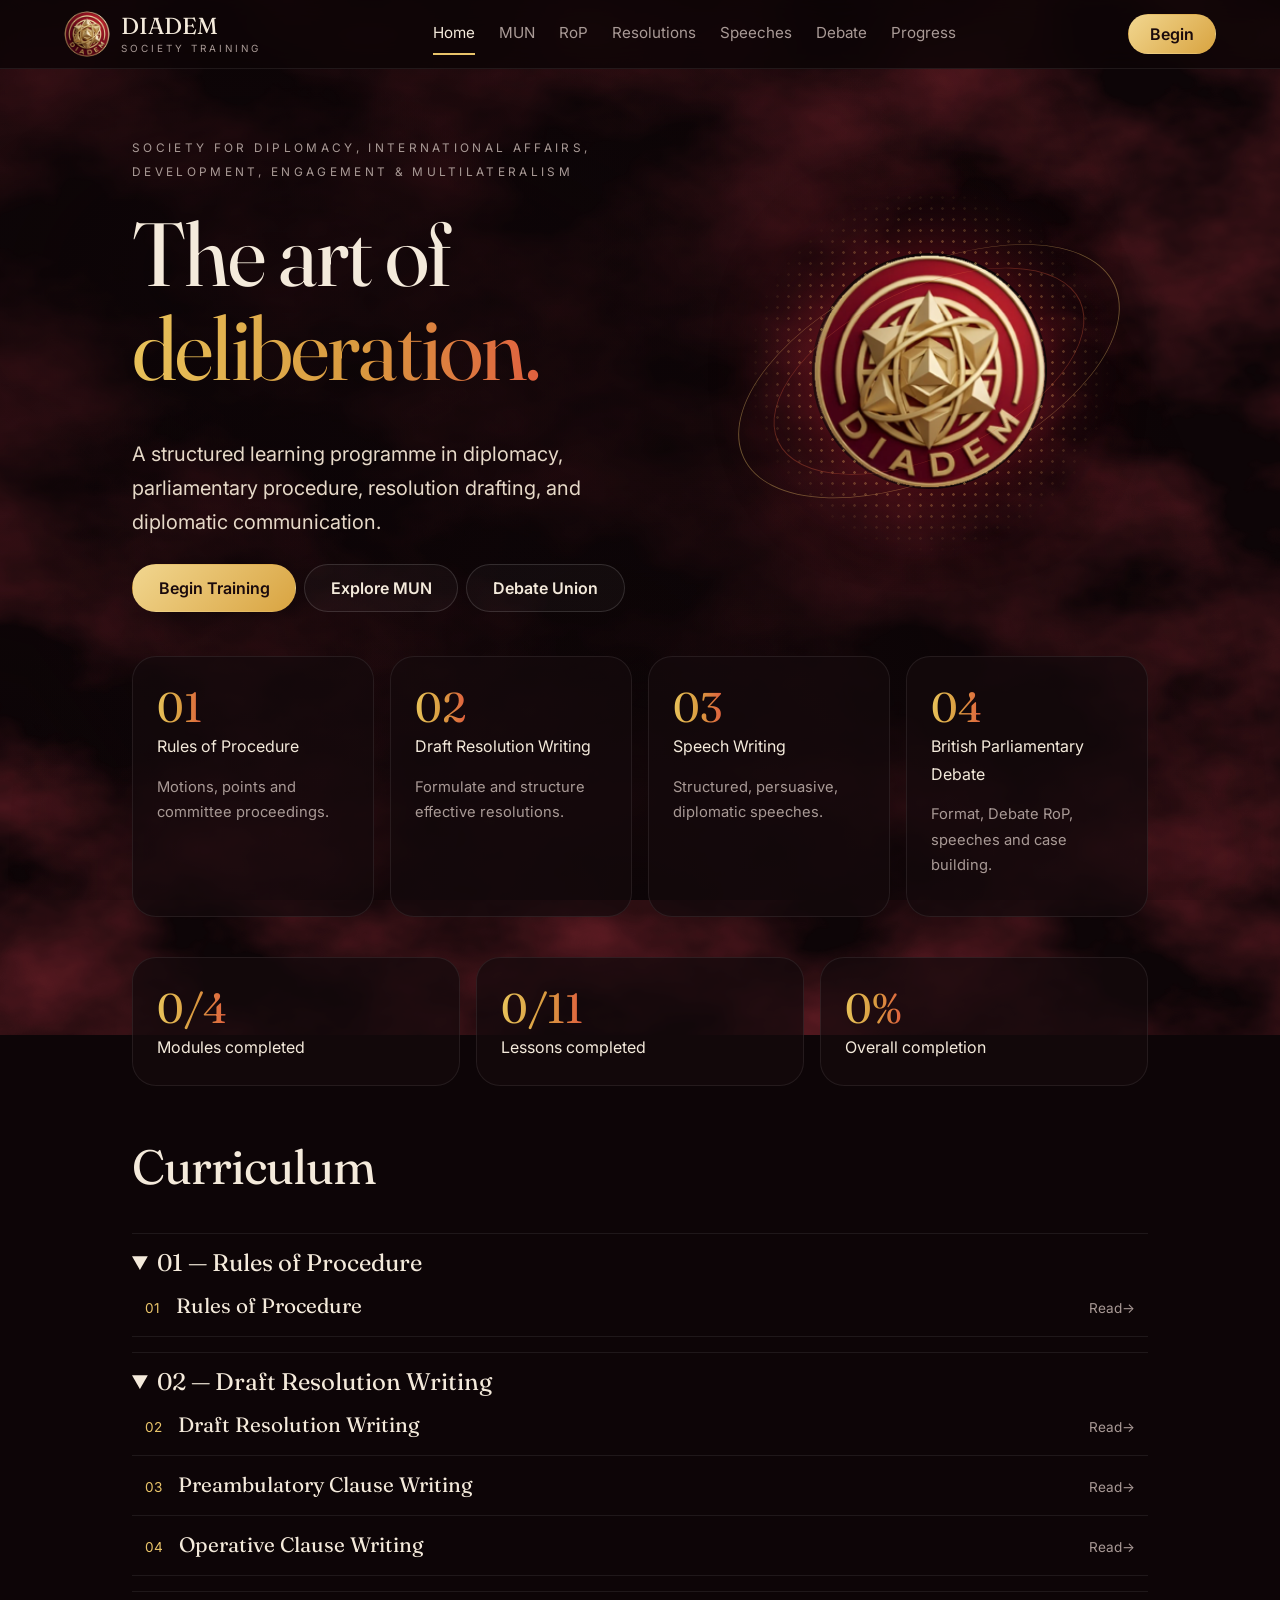
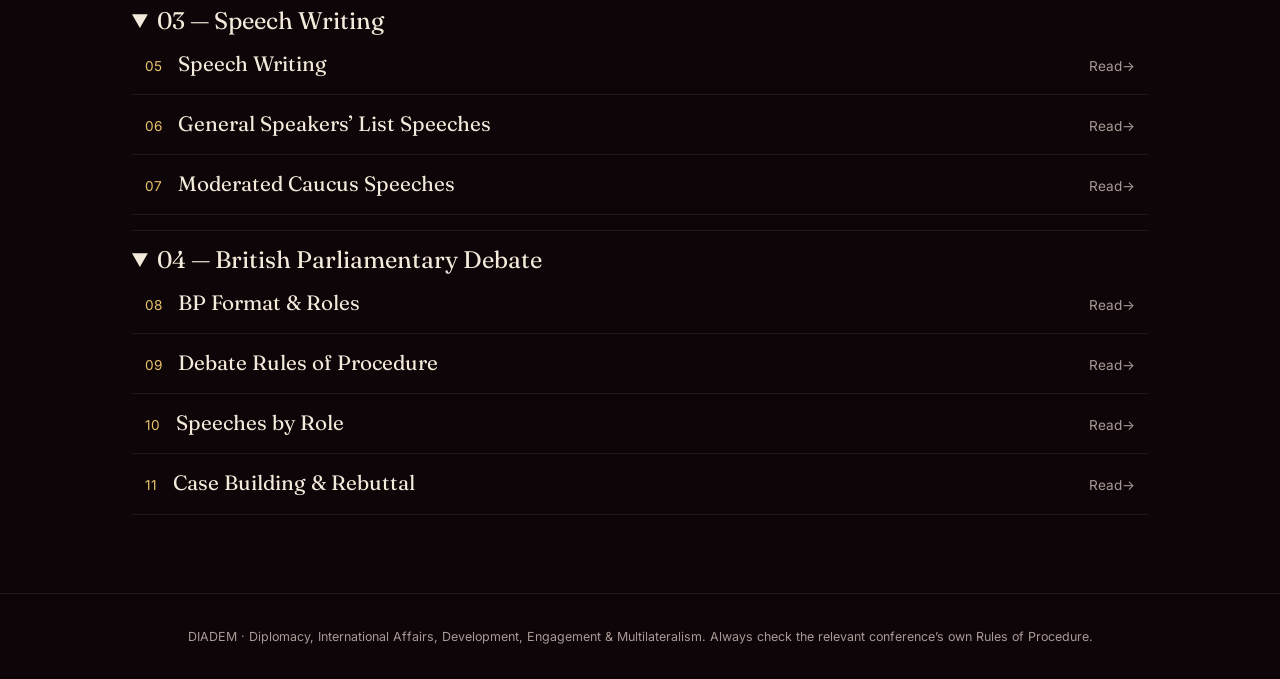
<file: DIADEM Training.html>
<!doctype html><html lang="en-GB"><head><meta charset="utf-8"><meta name="viewport" content="width=device-width,initial-scale=1"><link rel="icon" type="image/png" href="[data-uri]"><title>DIADEM Society Training</title>
<link rel="preconnect" href="https://fonts.googleapis.com"><link href="https://fonts.googleapis.com/css2?family=Fraunces:wght@400;600&family=Inter:wght@400;500;600&display=swap" rel="stylesheet"><style>
:root{--bg:#0d0507;--t:#f4eadb;--m:#a99a96;--l:#ffffff14;--gold:#e9c46a;--gg:linear-gradient(90deg,#e8c25a,#d99a3f 55%,#e0603f);--card:#150a0dbb;--logo:url([data-uri])}
*{box-sizing:border-box}html{scroll-behavior:smooth}body{margin:0;background:var(--bg);color:var(--t);font:16px/1.7 Inter,-apple-system,system-ui,sans-serif;min-height:100vh;overflow-x:hidden}
body:before{content:"";position:fixed;inset:-15%;z-index:-2;background:url("data:image/svg+xml,%3Csvg xmlns='http://www.w3.org/2000/svg' width='900' height='900'%3E%3Cfilter id='f' x='0' y='0' width='100%25' height='100%25'%3E%3CfeTurbulence type='fractalNoise' baseFrequency='.0045 .007' numOctaves='5' seed='7' stitchTiles='stitch'/%3E%3CfeColorMatrix values='0 0 0 0 .75  0 0 0 0 .05  0 0 0 0 .08  1.6 0 0 0 -.55'/%3E%3C/filter%3E%3Crect width='100%25' height='100%25' filter='url(%23f)'/%3E%3C/svg%3E") 0 0/900px;opacity:.5;animation:dr 80s linear infinite alternate}
body:after{content:"";position:fixed;inset:0;z-index:-1;background:radial-gradient(ellipse at 20% 30%,#0d0507cc,transparent 60%),radial-gradient(ellipse at 50% 100%,#0d0507,transparent 70%)}
@keyframes dr{to{transform:translate(-6%,4%) rotate(4deg) scale(1.1)}}@media(prefers-reduced-motion:reduce){*{animation:none!important}}
h1,h2,h3,.brand b{font-family:Fraunces,Georgia,serif;font-weight:400;line-height:1.05;letter-spacing:-.02em}h1{font-size:clamp(2.8rem,8vw,5.6rem);margin:.25em 0 .35em}h2{font-size:clamp(1.9rem,4.5vw,3rem);margin-top:3.5rem}
h2 em{font-style:normal;background:var(--gg);-webkit-background-clip:text;background-clip:text;color:transparent}h1 em{font-style:normal}h1 em .w{background:var(--gg);-webkit-background-clip:text;background-clip:text;color:transparent;padding-bottom:.12em}
.lg{display:block;background:var(--logo) center/cover;border-radius:50%}
header{display:flex;align-items:center;gap:1.5rem;justify-content:space-between;padding:.7rem clamp(1rem,5vw,4rem);border-bottom:1px solid var(--l);position:sticky;top:0;background:#0d0507d9;backdrop-filter:blur(14px);z-index:5}
.brand{display:flex;align-items:center;gap:.7rem;text-decoration:none;color:var(--t)}.brand .lg{width:46px;height:46px;flex:none}.brand div{line-height:1}.brand b{display:block;font-size:1.45rem;letter-spacing:0}.brand span{font-size:.62rem;letter-spacing:.3em;color:var(--m)}
nav{display:flex;gap:1.5rem;overflow-x:auto;flex:1;justify-content:center;scrollbar-width:none}nav a{color:var(--m);text-decoration:none;font-size:.95rem;white-space:nowrap;padding:.4rem 0;border-bottom:2px solid transparent;transition:.2s}nav a:hover{color:var(--t)}nav a.on{color:var(--t);border-color:var(--gold)}
main{max-width:1080px;margin:0 auto;padding:3.5rem clamp(1rem,4vw,2rem) 4rem;animation:f .5s}@keyframes f{from{opacity:0;transform:translateY(10px)}}
a{color:var(--gold)}.k{color:var(--m);letter-spacing:.28em;font-size:.74rem;text-transform:uppercase;line-height:2}.lead{color:#e6d9c8;font-size:1.25rem;max-width:620px}
.btn{display:inline-block;padding:.8rem 1.6rem;border:1px solid #ffffff22;border-radius:99px;color:var(--t);background:#ffffff08;text-decoration:none;cursor:pointer;font:600 1rem Inter,sans-serif;margin:.3rem .5rem .3rem 0;transition:transform .15s,box-shadow .3s,border-color .3s}.btn:hover{border-color:var(--gold)}
.btn.f,.btn.g{background:linear-gradient(135deg,#f1d68f,#d9a441);color:#1a0a0c;border-color:transparent}.btn.f:hover,.btn.g:hover{box-shadow:0 0 28px #e9c46a55}.btn.g{padding:.55rem 1.3rem;margin:0}
.hero{display:grid;grid-template-columns:1.25fr 1fr;gap:2rem;align-items:center}.orb{position:relative;width:min(380px,80vw);aspect-ratio:1;margin:auto}.orb .lg{position:absolute;inset:19%;box-shadow:0 0 90px #b0182a99}
.orb b{position:absolute;inset:0;border-radius:50%;background:radial-gradient(#e9c46a88 1px,transparent 1.6px) 0 0/11px 11px;-webkit-mask:radial-gradient(circle,#000 35%,transparent 68%);mask:radial-gradient(circle,#000 35%,transparent 68%)}
.orb:before,.orb:after{content:"";position:absolute;inset:-4%;border:1px solid #e9c46a66;border-radius:50%;transform:rotate(-25deg) scaleY(.5);animation:o 22s linear infinite}.orb:after{inset:6%;animation-duration:30s;animation-direction:reverse;border-color:#e0603f55}@keyframes o{to{transform:rotate(335deg) scaleY(.5)}}
@media(max-width:780px){.hero{grid-template-columns:1fr}nav{display:none}}
.row{display:grid;grid-template-columns:repeat(auto-fit,minmax(210px,1fr));gap:1rem;margin:2.5rem 0}.row>*{background:var(--card);border:1px solid var(--l);border-radius:24px;padding:1.5rem}.n{font:400 2.6rem Fraunces,serif;background:var(--gg);-webkit-background-clip:text;background-clip:text;color:transparent}
.doc{display:flex;align-items:baseline;gap:1rem;padding:1rem .8rem;border-bottom:1px solid var(--l);border-radius:0;text-decoration:none;color:var(--t);transition:color .25s}.doc:hover{color:var(--gold)}.doc i{display:inline-block;transition:transform .25s,color .25s}.doc:hover i{color:var(--gold);transform:translateX(4px)}.doc span{color:var(--gold);font-size:.85rem}.doc b{flex:1;font:400 1.3rem Fraunces,serif}.doc i{font-style:normal;color:var(--m);font-size:.85rem}
table{border-collapse:collapse;width:100%;font-size:.92rem}td,th{border:1px solid var(--l);padding:.6rem .8rem;text-align:left;vertical-align:top}th{color:var(--gold);font-weight:500;font-size:.72rem;letter-spacing:.14em;text-transform:uppercase}.tw{overflow-x:auto;border-radius:14px}
details{border-top:1px solid var(--l);padding:.9rem 0}summary{cursor:pointer;font:400 1.5rem Fraunces,serif}
.q,.ex{background:var(--card);border:1px solid var(--l);border-radius:20px;padding:1.2rem 1.4rem;margin:1rem 0}.ex{border-left:3px solid var(--gold)}.q button{display:block;width:100%;text-align:left;background:#ffffff06;color:var(--t);border:1px solid var(--l);border-radius:14px;padding:.7rem 1rem;margin:.45rem 0;cursor:pointer;font:inherit}.q button:hover{border-color:var(--gold)}.q .ok{border-color:#5a9e6f;background:#5a9e6f22}.q .no{border-color:#c55;background:#c5555522}.fb{color:var(--m);font-size:.92rem}
.bar{height:4px;background:#ffffff14;border-radius:9px}.bar i{display:block;height:100%;border-radius:9px;background:var(--gg)}
.w{display:inline-block;animation:b .8s cubic-bezier(.2,.7,.2,1) both}@keyframes b{from{opacity:0;filter:blur(12px);transform:translateY(.4em)}}
.rv{opacity:0;transform:translateY(24px);transition:opacity .7s,transform .7s}.rv.in{opacity:1;transform:none}
.sp{position:relative;overflow:hidden}.sp:before{content:"";position:absolute;inset:0;background:radial-gradient(360px circle at var(--x,50%) var(--y,50%),#e9c46a2e,#e9c46a0f 45%,transparent 75%);opacity:0;transition:opacity .3s;pointer-events:none}.sp:hover:before{opacity:1}
footer{text-align:center;color:var(--m);font-size:.78rem;padding:2rem 1rem;border-top:1px solid var(--l)}
</style></head>
<body><header><a href="#/" class="brand"><i class="lg"></i><div><b>DIADEM</b><span>SOCIETY TRAINING</span></div></a>
<nav><a href="#/">Home</a><a href="#/mun">MUN</a><a href="#/mun/rop">RoP</a><a href="#/mun/resolutions">Resolutions</a><a href="#/mun/speeches">Speeches</a><a href="#/debate">Debate</a><a href="#/progress">Progress</a></nav><a class="btn g" href="#/mun/rop">Begin</a></header>
<main id="app"></main><footer>DIADEM · Diplomacy, International Affairs, Development, Engagement &amp; Multilateralism. Always check the relevant conference’s own Rules of Procedure.</footer>
<script>const T=(h,r)=>`<div class=tw><table><tr>${h.map(x=>`<th>${x}</th>`).join("")}</tr>${r.map(a=>`<tr>${a.map(x=>`<td>${x}</td>`).join("")}</tr>`).join("")}</table></div>`;
const MODS=[{n:"01",h:"mun",t:"Rules of Procedure",ids:["rop"]},{n:"02",h:"mun",t:"Draft Resolution Writing",ids:["res","pre","op"]},{n:"03",h:"mun",t:"Speech Writing",ids:["sp","gsl","mod"]},{n:"04",h:"debate",t:"British Parliamentary Debate",ids:["bpf","bpr","bps","bpc"]}];
const LES=[
{id:"rop",path:"/mun/rop",t:"Rules of Procedure",s:[
["Objectives & introduction","<p>Rules of Procedure (RoP) keep debate orderly, fair and productive. The <b>Chair</b> applies the rules, recognises speakers and rules on points and motions; <b>delegates</b> drive the session by speaking and by proposing motions. <b>Formal debate</b> follows speakers’ lists and set times; <b>informal debate</b> (caucuses) allows freer discussion. A typical session: roll call → quorum → agenda → GSL → caucuses → working papers → draft resolutions → amendments → closure → voting → adjournment.</p>"],
["Points",T(["Point","Purpose","Raised","Misuse"],[["Personal Privilege","Physical discomfort or inaudible speaker (e.g. temperature, volume)","Any time; the only point that may interrupt a speaker","Using it to make arguments"],["Order","Procedure is being broken","When the error occurs; Chair rules (DIADEM’s chit-only Point of Order is for debates, not MUN)","Disputing content, not procedure"],["Parliamentary Inquiry","Ask the Chair about the rules or what comes next","When no speaker is holding the floor","Seeking strategic advice"],["Information","Question to a speaker who accepted points","After a speech, if the speaker yielded to points","Making speeches as questions"],["Right to Reply","Answer remarks impugning your delegation’s integrity","In writing/at Chair’s discretion","Replying to mere disagreement"]])+"<p class=fb>Standard: Privilege, Order, Inquiry. Conference-specific: how Information and Right to Reply are allowed, and whether the Chair may refuse them.</p>"],
["Motions",T(["Motion","Purpose","Typical vote*"],[["Open debate / set agenda","Begin formal business on a topic","Simple majority"],["Moderated caucus","Structured topic debate","Simple majority"],["Unmoderated caucus","Free negotiation","Simple majority"],["Extend caucus","Add time","Often limited"],["Introduce draft / amendment","Place document on floor","Chair / sponsors"],["Close debate","End debate on the matter","Often two-thirds, with speakers against"],["Enter voting procedure","Begin substantive voting","Per conference"],["Suspend / adjourn","Pause / end the meeting","Simple majority"]])+"<p class=fb>*Thresholds vary by conference. Check the RoP.</p><div class=ex><b>Formulation:</b> “The delegation of [Country] motions for a moderated caucus of [total duration], with a speaking time of [individual time], on the topic of [topic].”</div><p>Motions are generally voted in order of disruptiveness: the most disruptive (longest, furthest from debate) is usually taken first, but the Chair decides.</p>"],
["Yields","<p>After a speech a delegate may <b>yield to the Chair</b> (time ends), <b>yield to another delegate</b> (who uses remaining time), or <b>yield to Points of Information</b>. Many conferences forbid yielding to another delegate, or allow only one yield; some forbid yields in caucuses. Check the rules.</p>"],
["Scenarios","<p><b>1.</b> A delegate raises a Point of Order to disagree with another’s facts: the Chair rules it out of order; content is answered in speeches. <b>2.</b> Two moderated-caucus motions compete: the Chair takes the longer one first. <b>3.</b> A delegate challenges a ruling: only if the conference RoP provides an appeal, usually decided by vote.</p>"]],
q:[["A speaker cannot be heard. Which point applies?",["Order","Personal Privilege","Information","Right to Reply"],1,"Privilege covers audibility and comfort, and may interrupt."],["True or false: every conference uses identical vote thresholds.",["True","False"],1,"Thresholds are conference-specific."],["You want to ask the Chair what happens after a vote. Raise a…",["Point of Information","Point of Order","Parliamentary Inquiry","Motion to adjourn"],2,"Inquiries concern the rules and procedure."]]},
{id:"res",path:"/mun/resolutions",t:"Draft Resolution Writing",s:[
["Foundations","<p>A <b>working paper</b> is an informal, unvoted set of ideas. A <b>draft resolution</b> is a formal document with sponsors and signatories that the committee may vote on. <b>Sponsors</b> write it and support it fully; <b>signatories</b> only want it debated. Everything must fall within the <b>committee mandate</b>.</p>"],
["Structure","<p>Heading (committee, topic, sponsors, signatories), then <i>preambulatory clauses</i> (context), then numbered <b>operative clauses</b> (action). A final operative clause ends in a full stop.</p><div class=ex><i>Recalling</i> its resolution on safe drinking water,<br><i>Deeply concerned</i> that millions lack access,<br>1. <u>Calls upon</u> Member States to publish national water plans;<br>2. <u>Requests</u> the Secretary-General to report within one year.</div>"],
["Principles","<p>Be specific, feasible, relevant and diplomatic; use the committee’s real authority; link clauses logically; name an implementer, a timeline and a funding source. An <b>idea</b> says “improve water access”; an <b>implementable solution</b> says who does what, by when, funded how.</p>"]],
q:[["Who fully backs a draft resolution?",["Signatories","Sponsors","Observers","The Chair"],1,"Sponsors authored and support it; signatories only want it discussed."],["Operative clauses are…",["Italicised, unnumbered","Numbered, ending in semicolons"],1,"Standard form, though conferences vary."]]},
{id:"pre",path:"/mun/resolutions/preambulatory",t:"Preambulatory Clause Writing",s:[
["Purpose","<p>Preambulatory clauses establish context, legal and historical foundations, and cite earlier resolutions, treaties and reports. They never act.</p>"],
["Phrases","<p><i>Affirming, Alarmed by, Aware of, Bearing in mind, Deeply concerned, Emphasizing, Guided by, Having considered, Noting with concern, Recognizing, Recalling, Reaffirming, Taking into account, Welcoming.</i> Vary them; do not open five clauses with the same phrase.</p>"],
["Formatting","<p>Phrases are italicised or underlined; clauses are not numbered; each ends with a comma. Some conferences differ.</p>"],
["Exercise","<div class=ex><b>Weak:</b> <i>Concerned</i> about hunger, <br><b>Better:</b> <i>Deeply concerned</i> that, according to the FAO, hunger has risen in recent years despite commitments under Sustainable Development Goal 2,<br>It names a source, a framework and a specific problem. (Verify any statistic you cite.)</div>"]],
q:[["Preambulatory clauses end with…",["A semicolon","A comma","A full stop"],1,"Commas; the final operative clause takes the full stop."],["Which is a preambulatory phrase?",["Urges","Recalling","Establishes"],1,"“Recalling” sets context; the others are operative."]]},
{id:"op",path:"/mun/resolutions/operative",t:"Operative Clause Writing",s:[
["Purpose & powers","<p>Operative clauses propose action. Choose verbs by authority: the General Assembly generally <b>recommends</b> (<i>calls upon, encourages, urges, requests</i>); in general only the Security Council can adopt binding decisions (<i>decides</i>, <i>demands</i>), and bodies differ in what they may do. Check your committee’s mandate before using <i>Decides</i> or <i>Establishes</i>.</p>"],
["Verbs","<p>Calls upon, Encourages, Recommends, Requests, Urges, Condemns, Supports, Invites, Establishes, Decides, Further recommends, Further requests. <b>Further</b> verbs avoid repeating the same word.</p>"],
["Formatting","<p>Numbered; verb underlined; semicolons; the last clause ends with a full stop; subclauses use a consistent scheme (a, b, c, then i, ii, iii).</p>"],
["Framework","<p>Ask: <b>Who</b> acts? <b>What</b> action? <b>How</b> implemented? <b>Who benefits</b>? <b>Financed</b> by? <b>Outcome</b>?</p><div class=ex><b>Vague:</b> Urges countries to fix education.<br><b>Actionable:</b> <u>Requests</u> UNESCO to coordinate, with voluntary contributions from Member States, a teacher-training programme for rural schools in least developed countries, reporting progress within two years;</div>"]],
q:[["Which body’s resolutions can be legally binding in general?",["General Assembly","Security Council","Both equally"],1,"GA resolutions are mostly recommendatory."],["Which is the most actionable?",["Urges peace","Requests the Secretary-General to report to the Council within six months"],1,"It names an actor and a timeline."]]},
{id:"sp",path:"/mun/speeches",t:"Speech Writing",s:[
["Building a speech","<p>Build around <b>position → argument → evidence → proposed action → conclusion</b>. Represent your national policy, not your own opinion. Be concise and use formal vocabulary.</p>"],
["Avoid","<ul><li>Repeating the same point</li><li>Empty phrases with no content</li><li>Unsupported or invented statistics</li><li>Irrelevant history</li><li>Aggressive rhetoric</li><li>Reading like an essay: write for the ear</li></ul>"]],
q:[["A good speech ends with…",["A new topic","A clear proposed direction and diplomatic close","More statistics"],1,"It leaves a clear action."]]},
{id:"gsl",path:"/mun/speeches/gsl",t:"General Speakers’ List Speeches",s:[
["Structure","<p>1 Formal opening · 2 National position · 3 Context · 4 Principal argument · 5 Proposed direction · 6 Diplomatic conclusion.</p>"+T(["Time","Plan"],[["60s","Opening, position, one argument, one proposal, close"],["90s","Add context and evidence"],["120s","Add a second argument or a response to earlier speakers"]])],
["Example","<div class=ex>Honourable Chair, distinguished delegates. [Country] believes that safe drinking water is a precondition of development. Unsafe water causes illness and keeps children out of school. [Country] therefore supports regional funding for local water infrastructure, and urges delegates to prioritise implementation. Thank you.</div><p>Each sentence maps to a section: opening, position, context, argument, direction, conclusion.</p>"]],
q:[["A GSL speech is…",["Broad, setting out your position","Narrow, on one caucus topic"],0,"GSL speeches are general; caucus speeches are narrow."]]},
{id:"mod",path:"/mun/speeches/moderated",t:"Moderated Caucus Speeches",s:[
["Differences from the GSL","<p>Speak <b>directly to the caucus topic</b>, make <b>one strong argument</b>, use relevant evidence, propose a focused solution, and respond to earlier delegates. Never repeat your GSL speech.</p>"+T(["Time","Plan"],[["30s","Point + one reason + proposal"],["45s","Add evidence"],["60s","Add rebuttal or implementation"]])],
["Example","<div class=ex>[Country] agrees with the delegate of [X] on monitoring, but a report alone will not help. We propose a regional fund managed by [body], reviewed yearly. Thank you.</div>"]],
q:[["The best moderated-caucus speech…",["Restates the opening","Makes one focused argument on the topic"],1,"Focus is what the format rewards."]]},
{id:"bpf",path:"/debate/format",t:"BP Format & Roles",s:[
["The format","<p><b>British Parliamentary (BP)</b> has four teams of two, eight speakers in all. Two teams sit on the <b>Government</b> bench and two on the <b>Opposition</b>: Opening Government (OG), Opening Opposition (OO), Closing Government (CG) and Closing Opposition (CO). Teams are <b>ranked 1st to 4th</b>, so you compete against your own bench’s other team as well as the opposing side. Teams receive the motion (and any info slide), then prepare without internet; DIADEM sessions use a fifteen-minute prep timer.</p>"],
["Speaker roles",T(["#","Speaker","Team","Core job"],[["1","Prime Minister","OG","Define the motion, set the case, give the first arguments"],["2","Leader of the Opposition","OO","Accept the definition, rebut, present the opposition case"],["3","Deputy Prime Minister","OG","Rebuild and rebut, add to the OG case"],["4","Deputy Leader of the Opposition","OO","Rebuild and rebut, add to the OO case"],["5","Member of Government","CG","Extension: new, distinct material"],["6","Member of Opposition","CO","Extension: new, distinct material"],["7","Government Whip","CG","Summarise the debate; no new arguments"],["8","Opposition Whip","CO","Summarise the debate; no new arguments"]])+"<p class=fb>Speech lengths vary. Many tournaments use seven minutes; DIADEM sessions may use shorter timings. Check the Debate RoP.</p>"],
["Ranking & common mistakes","<p>Teams are usually scored 3, 2, 1, 0 for 1st to 4th in a round, but scoring is tournament-specific. Common mistakes: closing teams repeating the opening case, contradicting their own bench’s opening team, and the whips adding new arguments.</p>"]],
q:[["How many teams debate in a BP round?",["Two","Four","Eight"],1,"Four teams of two, ranked 1st to 4th."],["Whips should…",["Introduce new arguments","Summarise and weigh the debate"],1,"New material belongs to the extension speakers."]]},
{id:"bpr",path:"/debate/rop",t:"Debate Rules of Procedure",s:[
["Separate rulebooks","<p>DIADEM has a <b>Debate Rules of Procedure</b> separate from the MUN RoP. Do not carry MUN habits (motions, caucuses, yields) into a debate, or the reverse.</p>"],
["Points of Information (POIs)","<p>A POI is a short question or challenge offered to a speaker from the <b>opposing</b> bench while they hold the floor. The speaker may accept or decline. Standard BP practice is that POIs are not offered during protected time (generally the first and last minute), and an accepted POI should be brief. In DIADEM sessions the bell rings when POIs open and close, twice at time, and three times when grace runs out. Check the Debate RoP for exact limits.</p>"],
["Points of Order: by chit only","<p>In DIADEM, a <b>Point of Order</b> in a debate covers a <b>factual or procedural inaccuracy</b> and is raised <b>only by chit</b>, not spoken. This is specific to debates. In MUN, procedural points are raised in committee, not by chit. Disagreeing with an argument is not a Point of Order: answer it in your own speech. Check the Debate RoP for who receives the chit and how it is handled.</p>"+T(["","MUN","Debate Union"],[["Rulebook","MUN RoP","Debate RoP"],["Point of Order","Procedural error, raised in committee","Factual or procedural inaccuracy, by chit only"],["Questions to speaker","Point of Information after a yield","POIs from the opposing bench during unprotected time"]])],
["Common misuse","<ul><li>Sending a chit because you disagree with a claim</li><li>Interrupting aloud to raise a Point of Order</li><li>Offering POIs from your own bench</li><li>Accepting no POIs, or too many</li></ul>"]],
q:[["How is a Point of Order raised in a DIADEM debate?",["By speaking","By chit only","By a motion"],1,"Per DIADEM’s Debate RoP: chit only, in debates."],["A speaker gets a date wrong. Under DIADEM’s Debate RoP you…",["Send a Point of Order chit for a factual inaccuracy","Shout the correction"],0,"Factual or procedural inaccuracies go by chit. Disagreement over interpretation is rebutted in your speech."]]},
{id:"bps",path:"/debate/speeches",t:"Speeches by Role",s:[
["Opening half","<p><b>PM:</b> define the motion fairly (no squirreling), give a brief framework, then two or three developed arguments. <b>LO:</b> accept the definition, rebut the PM, present your own case. <b>DPM and DLO:</b> rebut, rebuild your leader’s case, and add depth or one further argument.</p>"],
["Closing half","<p><b>Members (extension):</b> a new, distinct argument that does not contradict your opening team, and an explanation of why it matters. <b>Whips:</b> no new arguments; summarise the clash, weigh the key issues and explain why your bench won.</p>"],
["A speech plan","<p>Over a seven-minute speech: a short introduction, rebuttal, constructive material, and a brief conclusion. Shorter timings keep the order and trim each part.</p><div class=ex>“Madam Speaker, the Opposition says this policy will fail because enforcement is weak. Our second argument shows why enforcement is exactly what the policy fixes…”</div>"]]
,q:[["A closing team’s extension should…",["Repeat the opening case","Bring a new, distinct argument"],1,"The extension must add something the opening half did not."]]},
{id:"bpc",path:"/debate/case",t:"Case Building & Rebuttal",s:[
["Building an argument","<p>Use <b>claim → reason → evidence or mechanism → impact</b>. State what is true, why, how it works, and why it matters for the motion.</p><div class=ex>Claim: subsidised transport raises employment. Reason: it widens job access. Mechanism: lower cost lets people reach more employers. Impact: higher incomes and lower dependence.</div>"],
["Rebuttal & weighing","<p>Rebut in four steps: <b>they say, we say, because, therefore</b>. Compare arguments, saying why yours matters more (scale, likelihood, severity). Use POIs to expose weaknesses, not to make speeches.</p>"],
["Mistakes","<ul><li>Assertions with no mechanism</li><li>Ignoring the other side’s best argument</li><li>Rebuttal with no comparison</li></ul>"]],
q:[["The strongest rebuttal…",["Says the other side is wrong","Explains why, then weighs against your argument"],1,"Rebuttal needs reasons and comparison."]]},
];

const $=s=>document.querySelector(s),app=$("#app");
const G=()=>{try{return JSON.parse(localStorage.getItem("diadem-p"))||{d:{},h:[]}}catch(e){return{d:{},h:[]}}},S=p=>{try{localStorage.setItem("diadem-p",JSON.stringify(p))}catch(e){}};
const by=id=>LES.find(l=>l.id==id),link=(h,t,c="")=>`<a href="#${h}" class="${c}">${t}</a>`;
const modDone=(m,p)=>m.ids.every(i=>p.d[i]),stat=()=>{const p=G(),n=LES.filter(l=>p.d[l.id]).length;return{p,n,pct:Math.round(100*n/LES.length),m:MODS.filter(m=>modDone(m,p)).length,next:LES.find(l=>!p.d[l.id])}};
const cur=()=>{const s=stat();return s.next?link(s.next.path,s.n?"Continue Learning":"Begin Training","btn f"):""};
function curr(h){return MODS.filter(m=>!h||m.h==h).map(m=>`<details open><summary>${m.n} — ${m.t}</summary>${m.ids.map(i=>by(i)).map(l=>`<a class=doc href="#${l.path}"><span>${String(LES.indexOf(l)+1).padStart(2,"0")}</span><b>${l.t}</b><i>${G().d[l.id]?"Completed ✓":"Read→"}</i></a>`).join("")}</details>`).join("")}
const V={"/"(){const s=stat();return`<div class=hero><div><p class=k>Society for Diplomacy, International Affairs, Development, Engagement &amp; Multilateralism</p><h1>The art of<br><em>deliberation.</em></h1><p class=lead>A structured learning programme in diplomacy, parliamentary procedure, resolution drafting, and diplomatic communication.</p>${s.next?cur():link("/progress","View Progress","btn f")}${link("/mun","Explore MUN","btn")}${link("/debate","Debate Union","btn")}</div><div class=orb><b></b><i class=lg></i></div></div>
<div class=row><div><span class=n>01</span><br>Rules of Procedure<p class=fb>Motions, points and committee proceedings.</p></div><div><span class=n>02</span><br>Draft Resolution Writing<p class=fb>Formulate and structure effective resolutions.</p></div><div><span class=n>03</span><br>Speech Writing<p class=fb>Structured, persuasive, diplomatic speeches.</p></div><div><span class=n>04</span><br>British Parliamentary Debate<p class=fb>Format, Debate RoP, speeches and case building.</p></div></div>
<div class=row><div><span class=n>${s.m}/${MODS.length}</span><br>Modules completed</div><div><span class=n>${s.n}/${LES.length}</span><br>Lessons completed</div><div><span class=n>${s.pct}%</span><br>Overall completion</div></div><h2>Curriculum</h2>${curr()}`},
"/mun"(){return`<p class=k>MUN Training</p><h1>Curriculum Overview</h1><p class=lead>Seven lessons across three modules. Each states generally accepted MUN practice and flags where conferences vary.</p>${curr("mun")}`},
"/debate"(){return`<p class=k>Debate Union</p><h1>British Parliamentary Debate</h1><p class=lead>Four lessons on the BP format and DIADEM’s separate Debate RoP, including chit-only Points of Order.</p>${curr("debate")}`},
"/progress"(){const s=stat(),p=s.p;return`<p class=k>Learning Progress</p><h1>${s.pct}% complete</h1><div class=bar><i style="width:${s.pct}%"></i></div><p>${s.n} completed · ${LES.length-s.n} remaining</p>${cur()}<h2>By module</h2>${MODS.map(m=>{const d=m.ids.filter(i=>p.d[i]).length;return`<p>${m.n} ${m.t} — ${d}/${m.ids.length}</p><div class=bar><i style="width:${100*d/m.ids.length}%"></i></div>`}).join("")}<h2>History</h2>${p.h.length?p.h.slice().reverse().map(h=>`<p class=fb>${new Date(h.t).toLocaleString("en-GB")} — completed ${by(h.id).t}</p>`).join(""):"<p class=fb>No lessons completed yet.</p>"}<p><button class=btn id=rs>Reset progress</button></p>`}};
function lesson(l){const i=LES.indexOf(l),p=G(),pv=LES[i-1],nx=LES[i+1];return`<p class=k>Module · Lesson ${i+1} of ${LES.length}</p><h1>${l.t}</h1>${l.s.map(x=>`<section><h2>${x[0]}</h2>${x[1]}</section>`).join("")}<h2>Knowledge check</h2>${l.q.map((q,k)=>`<div class=q data-c=${q[2]}><b>${q[0]}</b>${q[1].map((o,j)=>`<button data-j=${j}>${o}</button>`).join("")}<p class=fb></p><i hidden>${q[3]}</i></div>`).join("")}<p><button class="btn f" id=cp>${p.d[l.id]?"Completed ✓ (undo)":"Mark lesson complete"}</button></p><p>${pv?link(pv.path,"← "+pv.t):""} ${nx?link(nx.path,nx.t+" →"):""}</p>`}
function render(){setTimeout(fx,0);let p=(location.hash.slice(1)||"/").replace(/\/$/,"")||"/";const l=LES.find(x=>x.path==p);app.innerHTML=l?lesson(l):(V[p]||(()=>`<h1>Page not found</h1>${link("/","Return home")}`))();document.title="DIADEM Training";scrollTo(0,0);document.querySelectorAll("nav a").forEach(a=>a.classList.toggle("on",(x=>x==p||(x!="/"&&p.startsWith(x)))(a.getAttribute("href").slice(1))));
if(l){app.querySelectorAll(".q").forEach(q=>q.onclick=e=>{const b=e.target.closest("button");if(!b||q.dataset.done)return;q.dataset.done=1;const c=+q.dataset.c;q.querySelectorAll("button").forEach((x,j)=>x.className=j==c?"ok":x==b?"no":"");q.querySelector(".fb").textContent=(+b.dataset.j==c?"Correct. ":"Not quite. ")+q.querySelector("i").textContent});
$("#cp").onclick=()=>{const g=G();if(g.d[l.id]){delete g.d[l.id]}else{g.d[l.id]=1;g.h.push({id:l.id,t:Date.now()})}S(g);render()}}
if(p=="/progress")$("#rs").onclick=()=>{if(confirm("Reset all learning progress? This cannot be undone.")){S({d:{},h:[]});render()}}}
addEventListener("hashchange",render);render();

function fx(){document.querySelectorAll("main h1").forEach(h=>{let i=0;const w=n=>[...n.childNodes].forEach(c=>{if(c.nodeType==3){const f=document.createDocumentFragment();c.textContent.split(/(\s+)/).forEach(t=>{if(!t.trim()){f.append(t);return}const s=document.createElement("span");s.className="w";s.style.animationDelay=i++*.09+"s";s.textContent=t;f.append(s)});c.replaceWith(f)}else w(c)});w(h)});
document.querySelectorAll(".row>div,.q,.ex,.doc").forEach(e=>{e.classList.add("sp");e.onmousemove=v=>{const r=e.getBoundingClientRect();e.style.setProperty("--x",v.clientX-r.left+"px");e.style.setProperty("--y",v.clientY-r.top+"px")}});
document.querySelectorAll(".btn").forEach(b=>{b.onmousemove=v=>{const r=b.getBoundingClientRect();b.style.transform=`translate(${(v.clientX-r.left-r.width/2)*.18}px,${(v.clientY-r.top-r.height/2)*.25}px)`};b.onmouseleave=()=>b.style.transform=""});
document.querySelectorAll(".n").forEach(e=>{const t=e.textContent;if(!/[%\/]/.test(t))return;const s=performance.now(),a=v=>{const k=Math.min(1,(v-s)/900),z=1-Math.pow(1-k,3);e.textContent=t.replace(/\d+/g,m=>Math.round(m*z));k<1&&requestAnimationFrame(a)};requestAnimationFrame(a)});
const io=new IntersectionObserver(es=>es.forEach(x=>{if(x.isIntersecting){x.target.classList.add("in");io.unobserve(x.target)}}),{threshold:.08});document.querySelectorAll("main section,main h2,.row,.q,details").forEach(e=>{e.classList.add("rv");io.observe(e)})}
</script></body></html>
</file>
